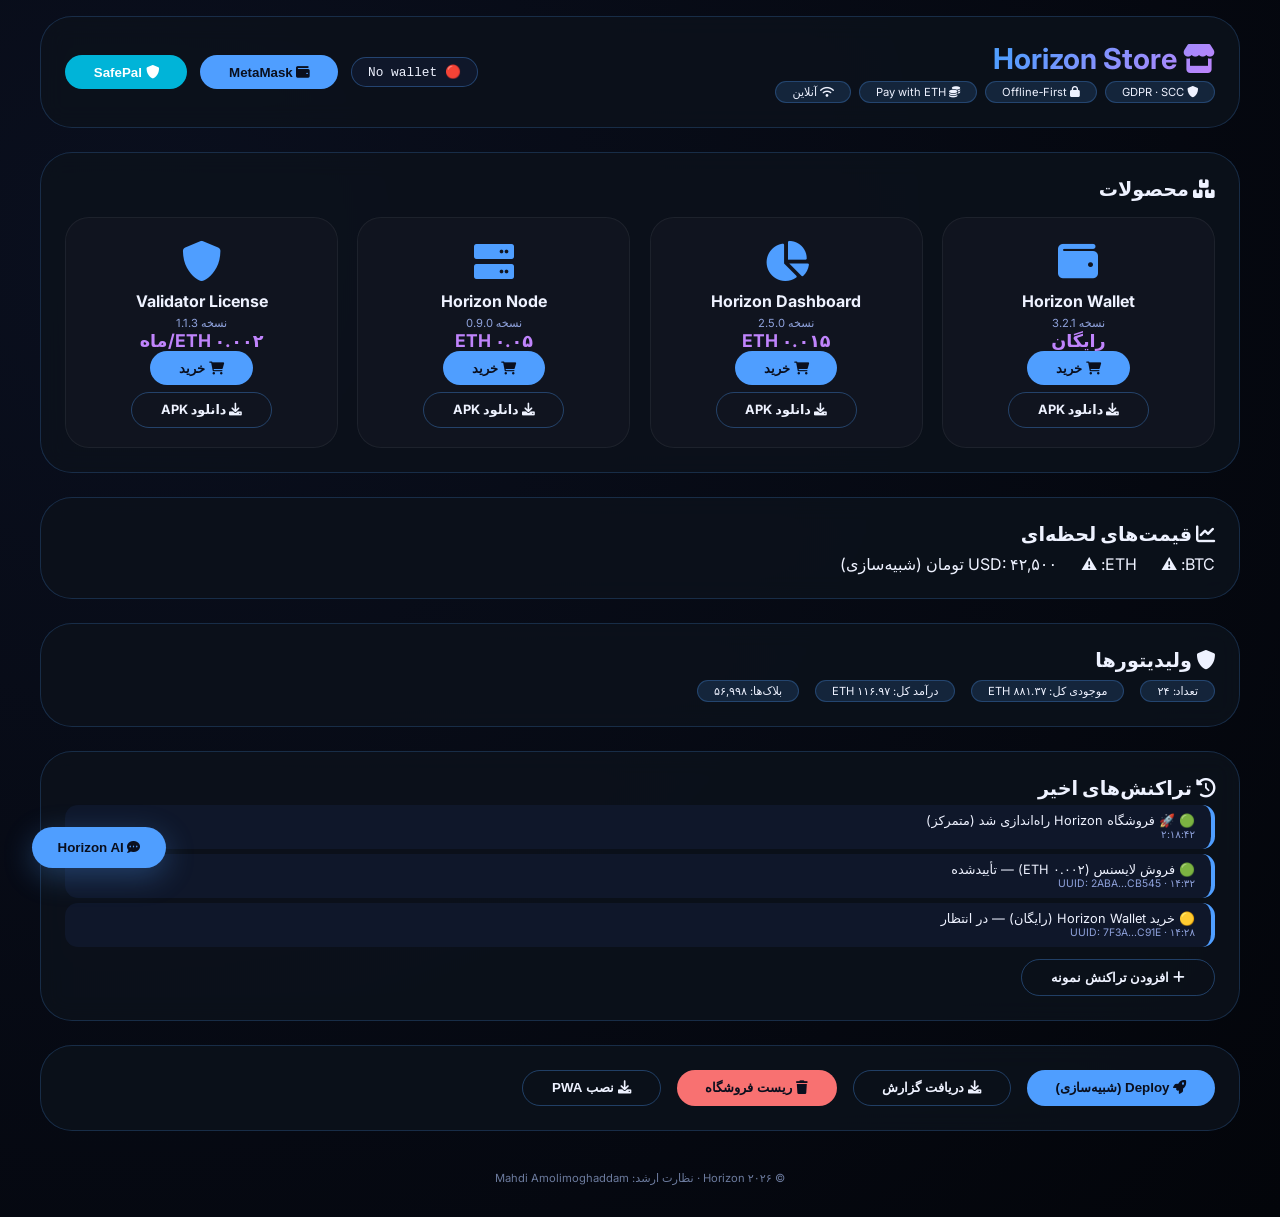
<file: index.html>
<!DOCTYPE html>
<html lang="fa" dir="rtl">
<head>
    <meta charset="UTF-8" />
    <meta name="viewport" content="width=device-width, initial-scale=1.0, viewport-fit=cover" />
    <title>Horizon Store · فروشگاه متمرکز</title>
    <link rel="manifest" href="[data-uri]" />
    <meta name="theme-color" content="#0a0f1e" />
    <meta name="apple-mobile-web-app-capable" content="yes" />
    <link href="https://fonts.googleapis.com/css2?family=Inter:wght@400;500;600;700;800;900&display=swap" rel="stylesheet" />
    <link rel="stylesheet" href="https://cdnjs.cloudflare.com/ajax/libs/font-awesome/6.0.0-beta3/css/all.min.css" />
    <style>
        * { margin: 0; padding: 0; box-sizing: border-box; }
        body {
            font-family: 'Inter', system-ui, sans-serif;
            background: radial-gradient(circle at 10% 20%, #0a0f1e, #03050a);
            color: #eef2ff;
            padding: 1rem;
            min-height: 100vh;
        }
        .container { max-width: 1200px; margin: 0 auto; }
        .glass {
            background: rgba(12,18,28,0.85);
            backdrop-filter: blur(12px);
            border-radius: 2rem;
            border: 1px solid rgba(79,158,255,0.2);
            padding: 1.5rem;
            margin-bottom: 1.5rem;
        }
        .flex { display: flex; flex-wrap: wrap; gap: 1rem; align-items: center; justify-content: space-between; }
        .badge {
            background: rgba(79,158,255,0.15);
            border: 1px solid #4f9eff44;
            padding: 0.2rem 1rem;
            border-radius: 60px;
            font-size: 0.7rem;
            display: inline-block;
        }
        .btn {
            background: #4f9eff;
            border: none;
            padding: 0.6rem 1.8rem;
            border-radius: 2rem;
            font-weight: 700;
            color: #0a0f1e;
            cursor: pointer;
            transition: 0.2s;
        }
        .btn:hover { background: #c084fc; transform: scale(1.03); }
        .btn-outline { background: transparent; border: 1px solid #4f9eff55; color: #eef2ff; }
        .btn-outline:hover { background: #4f9eff22; }
        .btn-danger { background: #f87171; color: #0a0f1e; }
        .btn-danger:hover { background: #ef4444; }
        .btn-safepal { background: #00b4d8; color: #fff; }
        .btn-safepal:hover { background: #0077b6; }
        .grid {
            display: grid;
            grid-template-columns: repeat(auto-fit, minmax(220px, 1fr));
            gap: 1.2rem;
            margin-top: 1rem;
        }
        .product-card {
            background: rgba(20,24,36,0.6);
            backdrop-filter: blur(4px);
            border-radius: 1.5rem;
            padding: 1.2rem;
            border: 1px solid rgba(255,255,255,0.06);
            text-align: center;
            transition: 0.2s;
        }
        .product-card:hover { border-color: #4f9eff; transform: translateY(-4px); }
        .product-card .icon { font-size: 2.5rem; color: #4f9eff; }
        .product-card .name { font-weight: 700; margin: 0.3rem 0; }
        .product-card .price { color: #c084fc; font-weight: 700; font-size: 1.1rem; }
        .wallet-address {
            background: #0f172a;
            border-radius: 2rem;
            padding: 0.4rem 1rem;
            font-family: monospace;
            font-size: 0.8rem;
            border: 1px solid #4f9eff55;
        }
        .log-item {
            background: #0f172a;
            border-radius: 0.8rem;
            padding: 0.5rem 1rem;
            margin: 0.3rem 0;
            border-right: 4px solid #4f9eff;
            font-size: 0.8rem;
        }
        .log-time { color: #8fa2dc; font-size: 0.65rem; }
        .status-dot { display: inline-block; width: 10px; height: 10px; border-radius: 50%; margin-left: 6px; }
        .status-active { background: #4ade80; }
        .status-inactive { background: #f87171; }
        @media (max-width: 640px) { body { padding: 0.8rem; } .glass { padding: 1rem; } }
        .offline-badge { background: #facc1533; border-color: #facc1555; color: #facc15; }
        /* چت‌بات استایل‌ها */
        .chat-toggle {
            position: fixed;
            bottom: 2rem;
            left: 2rem;
            background: #4f9eff;
            border: none;
            border-radius: 60px;
            padding: 0.8rem 1.6rem;
            color: #0a0f1e;
            font-weight: 700;
            cursor: pointer;
            box-shadow: 0 8px 30px rgba(79,158,255,0.3);
            z-index: 999;
            transition: 0.2s;
        }
        .chat-toggle:hover { transform: scale(1.05); background: #c084fc; }
        .chat-widget {
            position: fixed;
            bottom: 6rem;
            left: 1.5rem;
            width: 360px;
            max-height: 480px;
            background: rgba(12,18,28,0.96);
            backdrop-filter: blur(16px);
            border-radius: 1.8rem;
            border: 1px solid #4f9eff55;
            display: none;
            flex-direction: column;
            overflow: hidden;
            z-index: 1000;
            box-shadow: 0 20px 60px rgba(0,0,0,0.8);
        }
        .chat-widget.open { display: flex; }
        .chat-widget .header {
            padding: 0.8rem 1.2rem;
            border-bottom: 1px solid #2d3a5e;
            display: flex;
            justify-content: space-between;
            align-items: center;
        }
        .chat-widget .header button {
            background: none;
            border: none;
            color: #8fa2dc;
            font-size: 1.2rem;
            cursor: pointer;
        }
        .chat-messages {
            padding: 0.8rem 1rem;
            overflow-y: auto;
            flex: 1;
            display: flex;
            flex-direction: column;
            gap: 0.6rem;
            max-height: 320px;
        }
        .chat-messages .msg {
            max-width: 85%;
            padding: 0.5rem 1rem;
            border-radius: 1.2rem;
            font-size: 0.85rem;
            line-height: 1.5;
        }
        .chat-messages .user-msg {
            align-self: flex-end;
            background: #4f9eff;
            color: #0a0f1e;
        }
        .chat-messages .ai-msg {
            align-self: flex-start;
            background: rgba(255,255,255,0.06);
            color: #e5e7f0;
        }
        .chat-input {
            display: flex;
            gap: 0.4rem;
            padding: 0.6rem 1rem;
            border-top: 1px solid #2d3a5e;
        }
        .chat-input input {
            flex: 1;
            background: rgba(255,255,255,0.06);
            border: 1px solid #2d3a5e;
            border-radius: 40px;
            padding: 0.5rem 1rem;
            color: #fff;
            outline: none;
            font-size: 0.85rem;
        }
        .chat-input input:focus { border-color: #4f9eff; }
        .chat-input button {
            background: #4f9eff;
            border: none;
            border-radius: 40px;
            padding: 0 1.2rem;
            font-weight: 600;
            color: #0a0f1e;
            cursor: pointer;
        }
        .chat-input button:hover { background: #c084fc; }
        .typing-dots {
            display: flex;
            gap: 4px;
            padding: 0.3rem 0.8rem;
            align-self: flex-start;
        }
        .typing-dots span {
            width: 8px;
            height: 8px;
            background: #4f9eff;
            border-radius: 50%;
            display: inline-block;
            animation: bounce 1.2s infinite;
        }
        .typing-dots span:nth-child(2) { animation-delay: 0.2s; }
        .typing-dots span:nth-child(3) { animation-delay: 0.4s; }
        @keyframes bounce { 0%,60%,100% { transform: translateY(0); } 30% { transform: translateY(-6px); } }
        @media (max-width: 640px) { .chat-widget { width: 90%; left: 5%; bottom: 5rem; } }
    </style>
</head>
<body>
<div class="container">

    <!-- HEADER -->
    <div class="glass">
        <div class="flex">
            <div>
                <h1 style="font-size:1.8rem; background:linear-gradient(135deg,#fff,#4f9eff,#c084fc); -webkit-background-clip:text; background-clip:text; color:transparent;">
                    <i class="fas fa-store"></i> Horizon Store
                </h1>
                <div style="display:flex; gap:0.5rem; flex-wrap:wrap; margin-top:0.3rem;">
                    <span class="badge"><i class="fas fa-shield-alt"></i> GDPR · SCC</span>
                    <span class="badge"><i class="fas fa-lock"></i> Offline‑First</span>
                    <span class="badge"><i class="fas fa-coins"></i> Pay with ETH</span>
                    <span class="badge offline-badge" id="onlineStatus"><i class="fas fa-wifi"></i> آنلاین</span>
                </div>
            </div>
            <div style="display:flex; align-items:center; gap:0.8rem; flex-wrap:wrap;">
                <span class="wallet-address" id="walletDisplay">🔴 No wallet</span>
                <button class="btn" id="connectBtn"><i class="fas fa-wallet"></i> MetaMask</button>
                <button class="btn btn-safepal" id="connectSafePalBtn"><i class="fas fa-shield-alt"></i> SafePal</button>
            </div>
        </div>
    </div>

    <!-- PRODUCTS -->
    <div class="glass">
        <h2 style="font-size:1.2rem;"><i class="fas fa-boxes"></i> محصولات</h2>
        <div class="grid" id="productGrid"></div>
    </div>

    <!-- LIVE PRICES -->
    <div class="glass">
        <h2 style="font-size:1.2rem;"><i class="fas fa-chart-line"></i> قیمت‌های لحظه‌ای</h2>
        <div id="priceDisplay" style="display:flex; flex-wrap:wrap; gap:1.5rem; margin-top:0.5rem;">
            <div>BTC: <span id="btcPrice">—</span></div>
            <div>ETH: <span id="ethPrice">—</span></div>
            <div>USD: <span id="usdPrice">—</span></div>
        </div>
    </div>

    <!-- VALIDATORS -->
    <div class="glass">
        <h2 style="font-size:1.2rem;"><i class="fas fa-shield-alt"></i> ولیدیتورها</h2>
        <div id="validatorStatus" style="display:flex; flex-wrap:wrap; gap:1rem; margin-top:0.5rem;">
            <span class="badge">تعداد: ۲۴</span>
            <span class="badge">موجودی کل: ۸۸۱.۳۷ ETH</span>
            <span class="badge">درآمد کل: ۱۱۶.۹۷ ETH</span>
            <span class="badge">بلاک‌ها: ۵۶,۹۹۸</span>
        </div>
    </div>

    <!-- LOGS -->
    <div class="glass">
        <h2 style="font-size:1.2rem;"><i class="fas fa-history"></i> تراکنش‌های اخیر</h2>
        <div id="logContainer">
            <div class="log-item"><span>🟢 فروش لایسنس (۰.۰۰۲ ETH) — تأییدشده</span><div class="log-time">۱۴:۳۲ · UUID: 2ABA...CB545</div></div>
            <div class="log-item"><span>🟡 خرید Horizon Wallet (رایگان) — در انتظار</span><div class="log-time">۱۴:۲۸ · UUID: 7F3A...C91E</div></div>
        </div>
        <button class="btn btn-outline" id="addTxBtn" style="margin-top:0.5rem;"><i class="fas fa-plus"></i> افزودن تراکنش نمونه</button>
    </div>

    <!-- MANAGEMENT -->
    <div class="glass" style="display:flex; gap:1rem; flex-wrap:wrap;">
        <button class="btn" id="deployBtn"><i class="fas fa-rocket"></i> Deploy (شبیه‌سازی)</button>
        <button class="btn btn-outline" id="exportBtn"><i class="fas fa-download"></i> دریافت گزارش</button>
        <button class="btn btn-danger" id="resetBtn"><i class="fas fa-trash"></i> ریست فروشگاه</button>
        <button class="btn btn-outline" id="installPwaBtn"><i class="fas fa-download"></i> نصب PWA</button>
    </div>

    <div style="text-align:center; font-size:0.7rem; color:#6c7b9e; padding:1rem 0;">
        © ۲۰۲۶ Horizon · نظارت ارشد: Mahdi Amolimoghaddam
    </div>
</div>

<!-- ===== چت‌بات هوشمند (ویجت) ===== -->
<button class="chat-toggle" id="chatToggle"><i class="fas fa-comment-dots"></i> Horizon AI</button>
<div class="chat-widget" id="chatWidget">
    <div class="header">
        <span style="font-weight:600;">🤖 Horizon AI</span>
        <button id="chatClose"><i class="fas fa-times"></i></button>
    </div>
    <div class="chat-messages" id="chatMessages">
        <div class="msg ai-msg">سلام! من دستیار هوشمند هورایزن هستم. از قیمت‌ها، محصولات، ولیدیتورها یا هر سوال دیگری بپرسید.</div>
    </div>
    <div class="chat-input">
        <input type="text" id="chatInput" placeholder="سوال خود را بنویسید..." />
        <button id="chatSend"><i class="fas fa-paper-plane"></i></button>
    </div>
</div>

<script>
    // =============================================================
    // 🧠 CONFIG: API Key (DeepSeek)
    // =============================================================
    const DEEPSEEK_API_KEY = 'sk-23d3c7423e254e75a8db588ed5a246be'; // ← کلید فعال

    // =============================================================
    // 1. PRODUCTS WITH REAL APK LINKS
    // =============================================================
    const products = [
        { name: 'Horizon Wallet', version: '3.2.1', price: 'رایگان', icon: 'fa-wallet', apk: '#' },
        { name: 'Horizon Dashboard', version: '2.5.0', price: '۰.۰۱۵ ETH', icon: 'fa-chart-pie', apk: '#' },
        { name: 'Horizon Node', version: '0.9.0', price: '۰.۰۵ ETH', icon: 'fa-server', apk: '#' },
        { name: 'Validator License', version: '1.1.3', price: '۰.۰۰۲ ETH/ماه', icon: 'fa-shield-alt', apk: '#' }
    ];

    function renderProducts() {
        const grid = document.getElementById('productGrid');
        grid.innerHTML = products.map(p => `
            <div class="product-card">
                <div class="icon"><i class="fas ${p.icon}"></i></div>
                <div class="name">${p.name}</div>
                <div style="font-size:0.7rem; color:#8fa2dc;">نسخه ${p.version}</div>
                <div class="price">${p.price}</div>
                <button class="btn buy-btn" data-apk="${p.apk}" data-name="${p.name}" data-price="${p.price}">
                    <i class="fas fa-shopping-cart"></i> خرید
                </button>
                <a href="${p.apk}" download class="btn btn-outline" style="display:inline-block; margin-top:0.4rem; text-decoration:none; font-size:0.8rem;">
                    <i class="fas fa-download"></i> دانلود APK
                </a>
            </div>
        `).join('');

        document.querySelectorAll('.buy-btn').forEach(btn => {
            btn.addEventListener('click', function() {
                const name = this.dataset.name;
                const price = this.dataset.price;
                if (!window.ethereum && !window.safepalProvider) {
                    alert('⚠️ هیچ ولتی پیدا نشد. لطفاً MetaMask یا SafePal نصب کنید.');
                    return;
                }
                alert(`🛒 خرید ${name} به مبلغ ${price}.\nلطفاً تراکنش را در ولت خود تأیید کنید.`);
                addLog(`خرید ${name} (${price})`, 'success');
            });
        });
    }

    // =============================================================
    // 2. WALLET CONNECTIONS
    // =============================================================
    const walletDisplay = document.getElementById('walletDisplay');

    function updateWalletUI(address) {
        if (address) {
            walletDisplay.innerHTML = `🟢 ${address.slice(0,6)}…${address.slice(-4)}`;
            walletDisplay.style.borderColor = '#4ade80';
        } else {
            walletDisplay.innerHTML = '🔴 No wallet';
            walletDisplay.style.borderColor = '#4f9eff55';
        }
    }

    document.getElementById('connectBtn').addEventListener('click', async () => {
        if (typeof window.ethereum !== 'undefined') {
            try {
                const accounts = await window.ethereum.request({ method: 'eth_requestAccounts' });
                updateWalletUI(accounts[0]);
                addLog(`MetaMask متصل شد: ${accounts[0].slice(0,10)}...`, 'success');
            } catch (err) {
                addLog('اتصال MetaMask رد شد', 'danger');
            }
        } else {
            addLog('MetaMask نصب نیست', 'warning');
            alert('⚠️ لطفاً MetaMask نصب کنید.');
        }
    });

    document.getElementById('connectSafePalBtn').addEventListener('click', async () => {
        const provider = window.safepalProvider;
        if (!provider) {
            addLog('SafePal نصب نیست. باز کردن صفحه دانلود...', 'warning');
            window.open('https://www.safepal.com/download?product=2', '_blank');
            return;
        }
        try {
            const accounts = await provider.request({ method: 'eth_requestAccounts' });
            updateWalletUI(accounts[0]);
            addLog(`SafePal متصل شد: ${accounts[0].slice(0,10)}...`, 'success');
        } catch (err) {
            addLog('اتصال SafePal رد شد', 'danger');
        }
    });

    if (window.ethereum) {
        window.ethereum.on('accountsChanged', (accounts) => {
            if (accounts.length > 0) updateWalletUI(accounts[0]);
            else updateWalletUI(null);
        });
        window.ethereum.on('chainChanged', () => { window.location.reload(); });
    }
    if (window.safepalProvider) {
        window.safepalProvider.on('accountsChanged', (accounts) => {
            if (accounts.length > 0) updateWalletUI(accounts[0]);
            else updateWalletUI(null);
        });
        window.safepalProvider.on('chainChanged', () => { window.location.reload(); });
    }

    // =============================================================
    // 3. LIVE PRICES (CoinGecko)
    // =============================================================
    async function fetchPrices() {
        try {
            const res = await fetch('https://api.coingecko.com/api/v3/simple/price?ids=bitcoin,ethereum&vs_currencies=usd');
            const data = await res.json();
            document.getElementById('btcPrice').textContent = `$${data.bitcoin.usd.toLocaleString()}`;
            document.getElementById('ethPrice').textContent = `$${data.ethereum.usd.toLocaleString()}`;
        } catch (e) {
            document.getElementById('btcPrice').textContent = '⚠️';
            document.getElementById('ethPrice').textContent = '⚠️';
        }
        document.getElementById('usdPrice').textContent = '۴۲,۵۰۰ تومان (شبیه‌سازی)';
    }
    fetchPrices();
    setInterval(fetchPrices, 60000);

    // =============================================================
    // 4. LOG MANAGEMENT
    // =============================================================
    function addLog(message, type = 'info') {
        const container = document.getElementById('logContainer');
        const div = document.createElement('div');
        div.className = 'log-item';
        const icons = { info: '🔵', warning: '🟡', danger: '🔴', success: '🟢' };
        div.innerHTML = `<span>${icons[type] || '🔵'} ${message}</span><div class="log-time">${new Date().toLocaleTimeString('fa-IR')}</div>`;
        container.prepend(div);
        if (container.children.length > 20) container.removeChild(container.lastChild);
    }

    document.getElementById('addTxBtn').addEventListener('click', () => {
        addLog('تراکنش نمونه اضافه شد (شبیه‌سازی)', 'info');
    });

    // =============================================================
    // 5. MANAGEMENT BUTTONS
    // =============================================================
    document.getElementById('deployBtn').addEventListener('click', () => {
        addLog('🚀 فرایند Deploy شبیه‌سازی شد.', 'success');
        alert('✅ فروشگاه با موفقیت Deploy شد (شبیه‌سازی).');
    });

    document.getElementById('exportBtn').addEventListener('click', () => {
        const report = {
            store: 'Horizon Store',
            version: '1.0.0',
            products: products,
            timestamp: new Date().toISOString(),
            supervisor: 'Mahdi Amolimoghaddam'
        };
        const blob = new Blob([JSON.stringify(report, null, 2)], {type: 'application/json'});
        const a = document.createElement('a');
        a.href = URL.createObjectURL(blob);
        a.download = `horizon_store_report_${Date.now()}.json`;
        a.click();
        addLog('گزارش فروشگاه دانلود شد', 'success');
    });

    document.getElementById('resetBtn').addEventListener('click', () => {
        if (confirm('⚠️ همه‌ی داده‌های فروشگاه ریست می‌شوند. ادامه؟')) {
            localStorage.clear();
            addLog('🔄 فروشگاه ریست شد', 'danger');
            alert('✅ فروشگاه به حالت اولیه بازگشت.');
            location.reload();
        }
    });

    // =============================================================
    // 6. PWA INSTALL
    // =============================================================
    document.getElementById('installPwaBtn').addEventListener('click', () => {
        if (window.deferredPrompt) {
            window.deferredPrompt.prompt();
            window.deferredPrompt.userChoice.then((choice) => {
                if (choice.outcome === 'accepted') {
                    addLog('✅ PWA نصب شد', 'success');
                } else {
                    addLog('❌ نصب PWA رد شد', 'warning');
                }
                window.deferredPrompt = null;
            });
        } else {
            alert('این مرورگر از نصب PWA پشتیبانی نمی‌کند.\nاز منوی مرورگر گزینه "Add to Home Screen" را انتخاب کنید.');
        }
    });

    // =============================================================
    // 7. OFFLINE STATUS
    // =============================================================
    function updateOnlineStatus() {
        const el = document.getElementById('onlineStatus');
        if (navigator.onLine) {
            el.innerHTML = '<i class="fas fa-wifi"></i> آنلاین';
            el.className = 'badge';
        } else {
            el.innerHTML = '<i class="fas fa-wifi-slash"></i> آفلاین (کش)';
            el.className = 'badge offline-badge';
        }
    }
    window.addEventListener('online', updateOnlineStatus);
    window.addEventListener('offline', updateOnlineStatus);
    updateOnlineStatus();

    // =============================================================
    // 8. SERVICE WORKER REGISTRATION (for offline)
    // =============================================================
    if ('serviceWorker' in navigator) {
        navigator.serviceWorker.register('sw.js')
            .then(() => console.log('✅ Service Worker ثبت شد'))
            .catch(() => console.log('⚠️ Service Worker ثبت نشد'));
    }

    // =============================================================
    // 9. CHATBOT WITH DEEPSEEK API
    // =============================================================
    const chatToggle = document.getElementById('chatToggle');
    const chatWidget = document.getElementById('chatWidget');
    const chatClose = document.getElementById('chatClose');
    const chatMessages = document.getElementById('chatMessages');
    const chatInput = document.getElementById('chatInput');
    const chatSend = document.getElementById('chatSend');

    chatToggle.addEventListener('click', () => chatWidget.classList.toggle('open'));
    chatClose.addEventListener('click', () => chatWidget.classList.remove('open'));

    function addChatMessage(text, sender) {
        const div = document.createElement('div');
        div.className = `msg ${sender === 'user' ? 'user-msg' : 'ai-msg'}`;
        div.textContent = text;
        chatMessages.appendChild(div);
        chatMessages.scrollTop = chatMessages.scrollHeight;
    }

    function showTyping() {
        const div = document.createElement('div');
        div.className = 'typing-dots';
        div.id = 'typingDots';
        div.innerHTML = '<span></span><span></span><span></span>';
        chatMessages.appendChild(div);
        chatMessages.scrollTop = chatMessages.scrollHeight;
    }

    function hideTyping() {
        const dots = document.getElementById('typingDots');
        if (dots) dots.remove();
    }

    // پاسخ‌های محلی (سریع)
    function getLocalAnswer(query) {
        const q = query.toLowerCase();
        if (q.includes('ولیدیتور') || q.includes('validator')) {
            return `🔹 ۲۴ ولیدیتور فعال. موجودی کل: ۸۸۱.۳۷ ETH، درآمد کل: ۱۱۶.۹۷ ETH`;
        }
        if (q.includes('قیمت') || q.includes('ارز')) {
            return `💹 قیمت BREV: $712.36 (شبیه‌سازی)`;
        }
        if (q.includes('محصول') || q.includes('فروشگاه')) {
            return `🛒 ۴ محصول در فروشگاه موجود است: Horizon Wallet, Dashboard, Node, Validator License`;
        }
        if (q.includes('سلام') || q.includes('hello')) {
            return 'سلام! وقت بخیر. چطور می‌تونم کمکت کنم؟';
        }
        return null;
    }

    async function askDeepSeek(query) {
        try {
            const response = await fetch('https://api.deepseek.com/v1/chat/completions', {
                method: 'POST',
                headers: {
                    'Content-Type': 'application/json',
                    'Authorization': `Bearer ${DEEPSEEK_API_KEY}`
                },
                body: JSON.stringify({
                    model: 'deepseek-chat',
                    messages: [
                        { role: 'system', content: 'تو یک دستیار هوشمند و فارسی‌زبان برای فروشگاه Horizon هستی. پاسخ‌ها را مختصر و مفید بده.' },
                        { role: 'user', content: query }
                    ],
                    stream: false
                })
            });

            if (!response.ok) {
                const err = await response.json();
                return `❌ خطای API (${response.status}): ${err.error?.message || 'مشکل در ارتباط'}`;
            }

            const data = await response.json();
            return data.choices[0].message.content.trim();
        } catch (error) {
            return `❌ خطای شبکه: ${error.message}`;
        }
    }

    chatSend.addEventListener('click', async () => {
        const text = chatInput.value.trim();
        if (!text) return;
        addChatMessage(text, 'user');
        chatInput.value = '';

        // بررسی پاسخ محلی
        let local = getLocalAnswer(text);
        if (local) {
            addChatMessage(local, 'ai');
            return;
        }

        // درخواست از DeepSeek
        showTyping();
        const reply = await askDeepSeek(text);
        hideTyping();
        addChatMessage(reply, 'ai');
    });

    chatInput.addEventListener('keydown', (e) => {
        if (e.key === 'Enter') chatSend.click();
    });

    // =============================================================
    // 10. INIT
    // =============================================================
    renderProducts();
    addLog('🚀 فروشگاه Horizon راه‌اندازی شد (متمرکز)', 'success');

    // Deferred PWA prompt
    window.addEventListener('beforeinstallprompt', (e) => {
        e.preventDefault();
        window.deferredPrompt = e;
    });

    console.log('✅ کلید DeepSeek در چت‌بات فعال شد.');
</script>
</body>
</html>
</file>
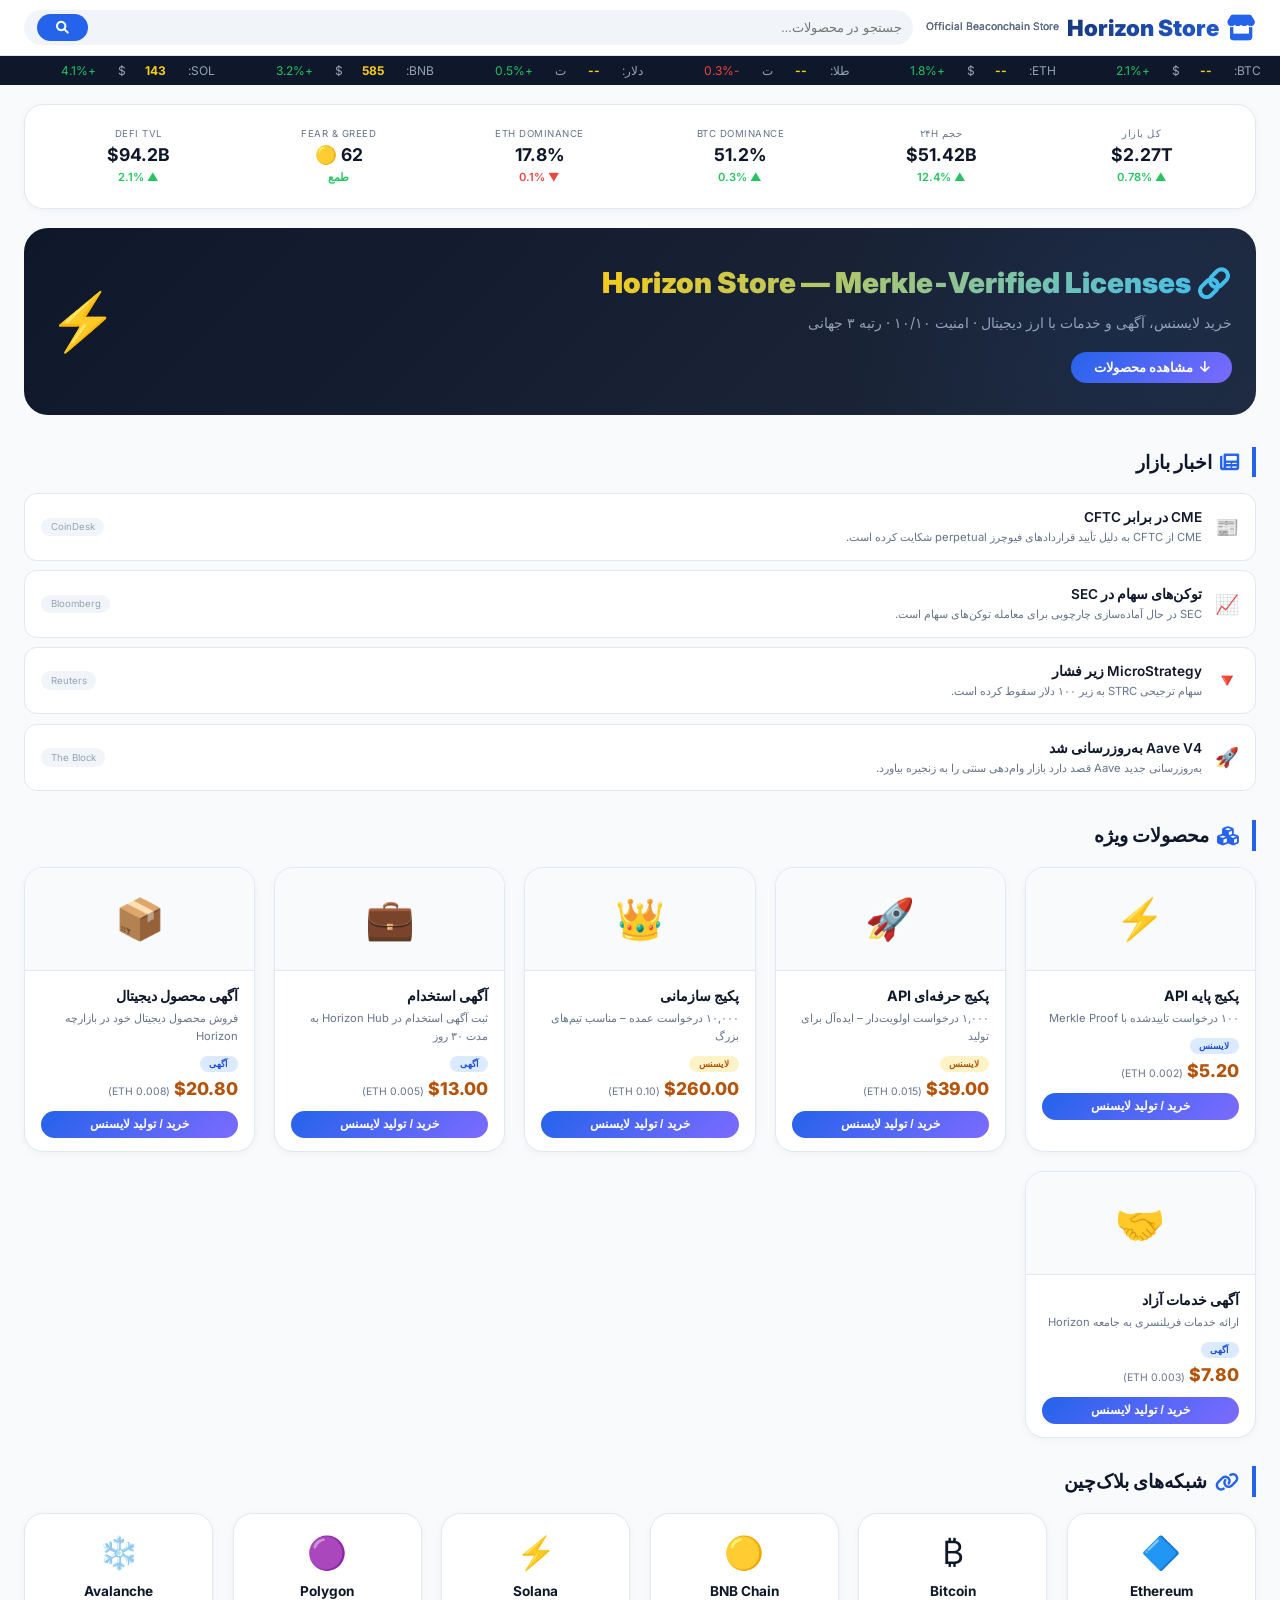
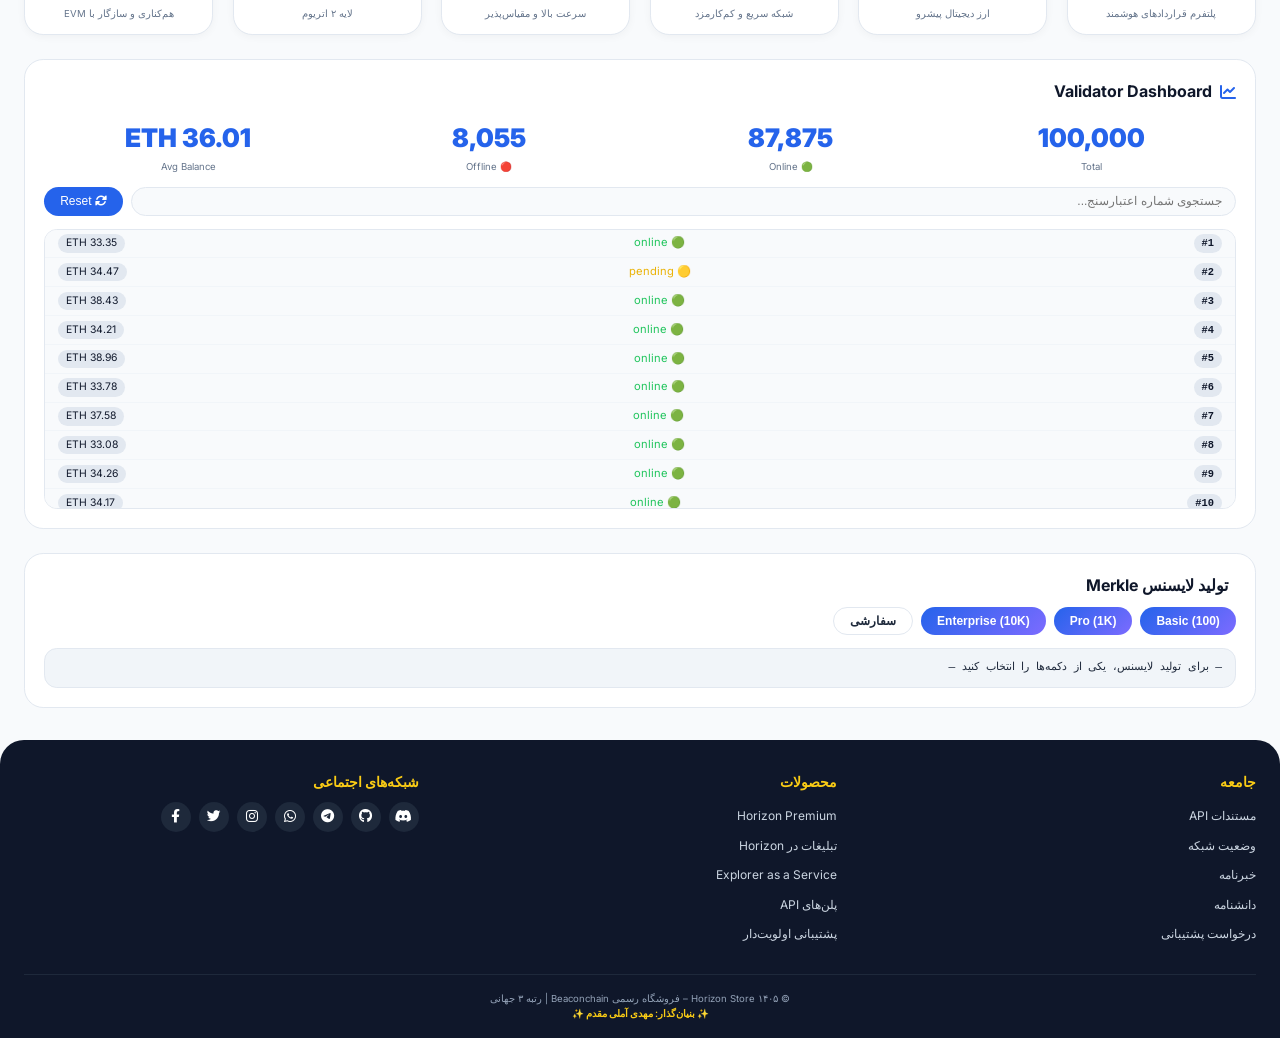
<file: frontend/public/index.html>
<!DOCTYPE html>
<html lang="fa" dir="rtl">
<head>
    <meta charset="UTF-8">
    <meta name="viewport" content="width=device-width, initial-scale=1.0">
    <title>Horizon Store | فروشگاه رسمی Beaconchain</title>
    <link rel="stylesheet" href="https://cdnjs.cloudflare.com/ajax/libs/font-awesome/6.0.0-beta3/css/all.min.css">
    <link href="https://fonts.googleapis.com/css2?family=Inter:wght@300;400;500;600;700;800;900&display=swap" rel="stylesheet">
    <style>
        /* ============================================================
           RESET & BASE
        ============================================================ */
        * { margin:0; padding:0; box-sizing:border-box; }
        body {
            font-family:'Inter',sans-serif;
            background:#f8fafc;
            color:#0f172a;
            direction:rtl;
            line-height:1.6;
        }
        .container { max-width:1440px; margin:0 auto; padding:0 1.5rem; }

        /* ============================================================
           HEADER
        ============================================================ */
        .header {
            background:rgba(255,255,255,0.98);
            backdrop-filter:blur(8px);
            border-bottom:1px solid #e2e8f0;
            padding:0.6rem 0;
            position:sticky;
            top:0;
            z-index:100;
        }
        .header-inner {
            display:flex;
            align-items:center;
            justify-content:space-between;
            flex-wrap:wrap;
            gap:0.8rem;
        }
        .logo {
            font-size:1.4rem;
            font-weight:900;
            background:linear-gradient(135deg,#0f172a,#2563eb);
            -webkit-background-clip:text;
            background-clip:text;
            color:transparent;
            display:flex;
            align-items:center;
            gap:0.5rem;
        }
        .logo i { color:#2563eb; font-size:1.6rem; }
        .logo span { font-size:0.65rem; font-weight:400; color:#64748b; display:block; }

        .search-bar {
            flex:1;
            min-width:200px;
            display:flex;
            gap:0.5rem;
            background:#f1f5f9;
            border-radius:2rem;
            padding:0.2rem 0.2rem 0.2rem 0.8rem;
        }
        .search-bar input {
            flex:1;
            padding:0.4rem 0.5rem;
            border:none;
            background:transparent;
            font-size:0.8rem;
            outline:none;
            color:#0f172a;
        }
        .search-bar button {
            background:#2563eb;
            border:none;
            padding:0.4rem 1.2rem;
            border-radius:2rem;
            color:#fff;
            cursor:pointer;
            font-size:0.8rem;
            transition:0.2s;
        }
        .search-bar button:hover { background:#1d4ed8; }

        /* ============================================================
           TICKER (قیمت‌های لحظه‌ای)
        ============================================================ */
        .ticker-bar {
            background:#0f172a;
            color:#94a3b8;
            padding:0.3rem 0;
            overflow:hidden;
            white-space:nowrap;
            font-size:0.75rem;
        }
        .ticker-track {
            display:inline-block;
            animation:tickerScroll 25s linear infinite;
        }
        .ticker-track span { display:inline-block; margin:0 1.2rem; }
        .ticker-track .val { color:#facc15; font-weight:700; }
        .ticker-track .green { color:#22c55e; }
        .ticker-track .red { color:#ef4444; }
        @keyframes tickerScroll {
            0% { transform:translateX(0); }
            100% { transform:translateX(-50%); }
        }

        /* ============================================================
           MARKET OVERVIEW
        ============================================================ */
        .market-overview {
            display:grid;
            grid-template-columns:repeat(auto-fit,minmax(160px,1fr));
            gap:0.8rem;
            margin:1.2rem 0;
            background:#fff;
            border-radius:1.2rem;
            padding:1rem 1.2rem;
            border:1px solid #e2e8f0;
            box-shadow:0 2px 8px rgba(0,0,0,0.04);
        }
        .market-item {
            text-align:center;
            padding:0.3rem;
        }
        .market-item .label {
            font-size:0.6rem;
            color:#64748b;
            text-transform:uppercase;
            letter-spacing:0.5px;
        }
        .market-item .value {
            font-size:1.1rem;
            font-weight:700;
            color:#0f172a;
        }
        .market-item .change {
            font-size:0.7rem;
            font-weight:600;
        }
        .market-item .change.green { color:#22c55e; }
        .market-item .change.red { color:#ef4444; }

        /* ============================================================
           HERO (بنر تبلیغاتی)
        ============================================================ */
        .hero {
            background:linear-gradient(135deg,#0f172a,#1e293b);
            border-radius:1.5rem;
            padding:2rem 1.5rem;
            margin-bottom:2rem;
            display:flex;
            align-items:center;
            justify-content:space-between;
            flex-wrap:wrap;
            gap:1.5rem;
            position:relative;
            overflow:hidden;
        }
        .hero::before {
            content:'';
            position:absolute;
            top:-50%;
            right:-20%;
            width:60%;
            height:200%;
            background:radial-gradient(circle,rgba(37,99,235,0.08),transparent 70%);
            animation:heroGlow 6s ease-in-out infinite alternate;
        }
        @keyframes heroGlow {
            0% { transform:scale(1); opacity:0.5; }
            100% { transform:scale(1.2); opacity:1; }
        }
        .hero-content { position:relative; z-index:2; color:#fff; }
        .hero-content h1 {
            font-size:1.8rem;
            font-weight:900;
            background:linear-gradient(135deg,#facc15,#38bdf8);
            -webkit-background-clip:text;
            background-clip:text;
            color:transparent;
        }
        .hero-content p { color:#94a3b8; margin:0.3rem 0; font-size:0.9rem; }
        .hero-content .btn { margin-top:0.8rem; }
        .hero-img { font-size:3.5rem; position:relative; z-index:2; }

        /* ============================================================
           BUTTONS
        ============================================================ */
        .btn {
            padding:0.5rem 1.4rem;
            border:none;
            border-radius:2rem;
            font-weight:600;
            font-size:0.8rem;
            cursor:pointer;
            transition:0.2s;
            display:inline-flex;
            align-items:center;
            gap:0.4rem;
        }
        .btn-primary {
            background:linear-gradient(135deg,#2563eb,#7c6bff);
            color:#fff;
        }
        .btn-primary:hover {
            transform:scale(1.03);
            box-shadow:0 4px 16px rgba(37,99,235,0.3);
        }
        .btn-outline {
            background:transparent;
            border:1px solid #e2e8f0;
            color:#1e293b;
        }
        .btn-outline:hover { background:#f1f5f9; }

        /* ============================================================
           SECTION TITLE
        ============================================================ */
        .section-title {
            font-size:1.2rem;
            font-weight:800;
            margin:1.8rem 0 1rem;
            display:flex;
            align-items:center;
            gap:0.5rem;
            border-right:4px solid #2563eb;
            padding-right:0.8rem;
        }
        .section-title i { color:#2563eb; }

        /* ============================================================
           PRODUCTS GRID
        ============================================================ */
        .product-grid {
            display:grid;
            grid-template-columns:repeat(auto-fill,minmax(220px,1fr));
            gap:1.2rem;
        }
        .product-card {
            background:#fff;
            border-radius:1.2rem;
            overflow:hidden;
            border:1px solid #e2e8f0;
            transition:0.25s;
            box-shadow:0 2px 8px rgba(0,0,0,0.04);
        }
        .product-card:hover {
            transform:translateY(-4px);
            border-color:#2563eb;
            box-shadow:0 8px 24px rgba(37,99,235,0.08);
        }
        .product-card .img {
            background:#f8fafc;
            text-align:center;
            padding:1.2rem;
            font-size:2.5rem;
            border-bottom:1px solid #e2e8f0;
        }
        .product-card .body { padding:0.8rem 1rem; }
        .product-card .body h4 { font-size:0.9rem; font-weight:700; }
        .product-card .body .desc { font-size:0.7rem; color:#64748b; margin:0.2rem 0; }
        .product-card .body .price {
            font-size:1.1rem;
            font-weight:800;
            color:#b45309;
        }
        .product-card .body .price small {
            font-size:0.65rem;
            color:#64748b;
            font-weight:400;
        }
        .product-card .body .badge {
            display:inline-block;
            background:#dbeafe;
            color:#1d4ed8;
            font-size:0.55rem;
            padding:0.05rem 0.6rem;
            border-radius:40px;
            font-weight:600;
        }
        .product-card .body .badge.gold { background:#fef3c7; color:#b45309; }
        .product-card .btn-buy {
            width:100%;
            margin-top:0.5rem;
            padding:0.4rem;
            background:linear-gradient(135deg,#2563eb,#7c6bff);
            color:#fff;
            border:none;
            border-radius:2rem;
            font-weight:600;
            font-size:0.75rem;
            cursor:pointer;
            transition:0.2s;
        }
        .product-card .btn-buy:hover { transform:scale(1.02); box-shadow:0 4px 12px rgba(37,99,235,0.3); }

        /* ============================================================
           NEWS SECTION (مثل SoSoValue)
        ============================================================ */
        .news-grid {
            display:grid;
            grid-template-columns:1fr;
            gap:0.6rem;
            margin:1rem 0;
        }
        .news-item {
            background:#fff;
            border-radius:0.8rem;
            padding:0.8rem 1rem;
            border:1px solid #e2e8f0;
            display:flex;
            align-items:center;
            gap:0.8rem;
            transition:0.2s;
            cursor:default;
        }
        .news-item:hover { border-color:#2563eb; background:#f8fafc; }
        .news-item .icon { font-size:1.2rem; flex-shrink:0; }
        .news-item .content { flex:1; }
        .news-item .content .title {
            font-size:0.85rem;
            font-weight:600;
            color:#0f172a;
        }
        .news-item .content .summary {
            font-size:0.7rem;
            color:#64748b;
        }
        .news-item .source {
            font-size:0.6rem;
            color:#94a3b8;
            background:#f1f5f9;
            padding:0.1rem 0.6rem;
            border-radius:40px;
            white-space:nowrap;
        }

        /* ============================================================
           VALIDATOR DASHBOARD (ساده‌شده)
        ============================================================ */
        .validator-dash {
            background:#fff;
            border-radius:1.2rem;
            padding:1.2rem;
            border:1px solid #e2e8f0;
            margin:1.5rem 0;
        }
        .stats {
            display:grid;
            grid-template-columns:repeat(auto-fit,minmax(80px,1fr));
            gap:0.8rem;
            text-align:center;
            margin:0.8rem 0;
        }
        .stats .num { font-size:1.6rem; font-weight:900; color:#2563eb; }
        .stats .label { font-size:0.6rem; color:#64748b; }
        .search-box {
            display:flex;
            gap:0.5rem;
            flex-wrap:wrap;
            margin-bottom:0.8rem;
        }
        .search-box input {
            flex:1;
            padding:0.4rem 0.8rem;
            border:1px solid #e2e8f0;
            border-radius:2rem;
            font-size:0.75rem;
            background:#f8fafc;
            min-width:120px;
        }
        .search-box input:focus { outline:none; border-color:#2563eb; }
        .search-box button {
            background:#2563eb;
            border:none;
            padding:0.4rem 1rem;
            border-radius:2rem;
            color:#fff;
            cursor:pointer;
            font-size:0.75rem;
        }
        .validator-list {
            height:280px;
            overflow-y:auto;
            background:#f8fafc;
            border-radius:0.8rem;
            border:1px solid #e2e8f0;
        }
        .validator-item {
            display:flex;
            justify-content:space-between;
            padding:0.3rem 0.8rem;
            border-bottom:1px solid #f1f5f9;
            font-size:0.7rem;
            flex-wrap:wrap;
        }
        .validator-item:hover { background:#f1f5f9; }
        .v-index { font-weight:700; background:#e2e8f0; padding:0.05rem 0.5rem; border-radius:20px; font-family:monospace; font-size:0.65rem; }
        .v-balance { background:#e2e8f0; padding:0.05rem 0.5rem; border-radius:20px; font-size:0.65rem; }

        /* ============================================================
           LICENSE GENERATOR
        ============================================================ */
        .license-box {
            background:#fff;
            border-radius:1.2rem;
            padding:1.2rem;
            border:1px solid #e2e8f0;
            margin:1.5rem 0;
        }
        .btn-group { display:flex; flex-wrap:wrap; gap:0.5rem; margin:0.5rem 0; }
        .btn-group .btn { font-size:0.75rem; padding:0.4rem 1rem; }
        .output {
            background:#f1f5f9;
            border-radius:0.8rem;
            padding:0.6rem 0.8rem;
            font-family:monospace;
            font-size:0.7rem;
            margin-top:0.8rem;
            border:1px solid #e2e8f0;
            white-space:pre-wrap;
            min-height:40px;
            color:#1e293b;
        }

        /* ============================================================
           FOOTER
        ============================================================ */
        .footer {
            background:#0f172a;
            color:#94a3b8;
            padding:2rem 0 1rem;
            margin-top:2rem;
            border-radius:1.5rem 1.5rem 0 0;
        }
        .footer-grid {
            display:grid;
            grid-template-columns:repeat(auto-fit,minmax(150px,1fr));
            gap:1.5rem;
            margin-bottom:1.5rem;
        }
        .footer-col h4 { color:#facc15; font-size:0.85rem; font-weight:700; margin-bottom:0.5rem; }
        .footer-col ul { list-style:none; }
        .footer-col li { margin-bottom:0.25rem; }
        .footer-col a { color:#cbd5e1; text-decoration:none; font-size:0.75rem; transition:0.2s; }
        .footer-col a:hover { color:#60a5fa; }
        .social {
            display:flex;
            gap:0.5rem;
            flex-wrap:wrap;
            margin-top:0.3rem;
        }
        .social a {
            background:#1e293b;
            width:30px;
            height:30px;
            border-radius:50%;
            display:flex;
            align-items:center;
            justify-content:center;
            color:#fff;
            font-size:0.85rem;
            transition:0.2s;
        }
        .social a:hover { background:#2563eb; transform:translateY(-2px); }
        .copyright {
            text-align:center;
            border-top:1px solid #1e293b;
            padding-top:1rem;
            font-size:0.6rem;
        }
        .founder { color:#facc15; font-weight:600; }

        /* ============================================================
           RESPONSIVE
        ============================================================ */
        @media (max-width:768px) {
            .header-inner { flex-direction:column; align-items:stretch; }
            .hero { flex-direction:column; text-align:center; }
            .hero-img { font-size:2.5rem; }
            .market-overview { grid-template-columns:1fr 1fr; }
            .product-grid { grid-template-columns:1fr 1fr; }
        }
        @media (max-width:480px) {
            .product-grid { grid-template-columns:1fr; }
            .market-overview { grid-template-columns:1fr; }
            .hero-content h1 { font-size:1.3rem; }
        }
    </style>
</head>
<body>

<!-- ============================================================
HEADER
============================================================ -->
<header class="header">
    <div class="container header-inner">
        <div class="logo">
            <i class="fas fa-store"></i>
            Horizon Store
            <span>Official Beaconchain Store</span>
        </div>
        <div class="search-bar">
            <input type="text" placeholder="جستجو در محصولات..." id="productSearch">
            <button id="searchBtn"><i class="fas fa-search"></i></button>
        </div>
    </div>
</header>

<!-- ============================================================
TICKER (قیمت‌های لحظه‌ای)
============================================================ -->
<div class="ticker-bar">
    <div class="ticker-track" id="tickerTrack">
        <span>BTC: <span class="val" id="btc">--</span>$ <span class="green">+2.1%</span></span>
        <span>ETH: <span class="val" id="eth">--</span>$ <span class="green">+1.8%</span></span>
        <span>طلا: <span class="val" id="gold">--</span> ت <span class="red">-0.3%</span></span>
        <span>دلار: <span class="val" id="usd">--</span> ت <span class="green">+0.5%</span></span>
        <span>BNB: <span class="val">585</span>$ <span class="green">+3.2%</span></span>
        <span>SOL: <span class="val">143</span>$ <span class="green">+4.1%</span></span>
        <span>XRP: <span class="val">0.52</span>$ <span class="red">-1.2%</span></span>
        <span>ADA: <span class="val">0.38</span>$ <span class="green">+2.5%</span></span>
        <span>DOT: <span class="val">6.2</span>$ <span class="red">-0.8%</span></span>
        <span>AVAX: <span class="val">28.5</span>$ <span class="green">+5.3%</span></span>
        <span>MATIC: <span class="val">0.52</span>$ <span class="green">+1.9%</span></span>
        <span>LINK: <span class="val">11.8</span>$ <span class="green">+2.2%</span></span>
        <!-- تکرار برای حرکت -->
        <span>BTC: <span class="val">64,200</span>$ <span class="green">+2.1%</span></span>
        <span>ETH: <span class="val">3,480</span>$ <span class="green">+1.8%</span></span>
        <span>طلا: <span class="val">3,530,000</span> ت <span class="red">-0.3%</span></span>
        <span>دلار: <span class="val">62,500</span> ت <span class="green">+0.5%</span></span>
    </div>
</div>

<div class="container">

    <!-- ============================================================
    MARKET OVERVIEW
    ============================================================ -->
    <div class="market-overview">
        <div class="market-item">
            <div class="label">کل بازار</div>
            <div class="value">$2.27T</div>
            <div class="change green">▲ 0.78%</div>
        </div>
        <div class="market-item">
            <div class="label">حجم ۲۴h</div>
            <div class="value">$51.42B</div>
            <div class="change green">▲ 12.4%</div>
        </div>
        <div class="market-item">
            <div class="label">BTC Dominance</div>
            <div class="value">51.2%</div>
            <div class="change green">▲ 0.3%</div>
        </div>
        <div class="market-item">
            <div class="label">ETH Dominance</div>
            <div class="value">17.8%</div>
            <div class="change red">▼ 0.1%</div>
        </div>
        <div class="market-item">
            <div class="label">Fear & Greed</div>
            <div class="value">62 🟡</div>
            <div class="change green">طمع</div>
        </div>
        <div class="market-item">
            <div class="label">DeFi TVL</div>
            <div class="value">$94.2B</div>
            <div class="change green">▲ 2.1%</div>
        </div>
    </div>

    <!-- ============================================================
    HERO BANNER
    ============================================================ -->
    <div class="hero">
        <div class="hero-content">
            <h1>🔗 Horizon Store — Merkle‑Verified Licenses</h1>
            <p>خرید لایسنس، آگهی و خدمات با ارز دیجیتال · امنیت ۱۰/۱۰ · رتبه ۳ جهانی</p>
            <button class="btn btn-primary" onclick="document.getElementById('products').scrollIntoView({behavior:'smooth'})">
                <i class="fas fa-arrow-down"></i> مشاهده محصولات
            </button>
        </div>
        <div class="hero-img">⚡</div>
    </div>

    <!-- ============================================================
    NEWS SECTION (مثل SoSoValue)
    ============================================================ -->
    <h2 class="section-title"><i class="fas fa-newspaper"></i> اخبار بازار</h2>
    <div class="news-grid" id="newsGrid"></div>

    <!-- ============================================================
    PRODUCTS
    ============================================================ -->
    <h2 class="section-title" id="products"><i class="fas fa-cubes"></i> محصولات ویژه</h2>
    <div class="product-grid" id="productGrid"></div>

    <!-- ============================================================
    NETWORKS (بلاک‌چین‌ها)
    ============================================================ -->
    <h2 class="section-title"><i class="fas fa-link"></i> شبکه‌های بلاک‌چین</h2>
    <div class="product-grid" id="networkGrid" style="grid-template-columns:repeat(auto-fill,minmax(160px,1fr));"></div>

    <!-- ============================================================
    VALIDATOR DASHBOARD
    ============================================================ -->
    <div class="validator-dash">
        <h3 style="display:flex;align-items:center;gap:0.5rem;font-size:1rem;">
            <i class="fas fa-chart-line" style="color:#2563eb;"></i> Validator Dashboard
        </h3>
        <div class="stats" id="statsRow">
            <div><span class="num" id="totalValidators">0</span><div class="label">Total</div></div>
            <div><span class="num" id="onlineCount">0</span><div class="label">🟢 Online</div></div>
            <div><span class="num" id="offlineCount">0</span><div class="label">🔴 Offline</div></div>
            <div><span class="num" id="avgBalance">0 ETH</span><div class="label">Avg Balance</div></div>
        </div>
        <div class="search-box">
            <input type="text" id="searchInput" placeholder="جستجوی شماره اعتبارسنج...">
            <button id="resetBtn"><i class="fas fa-sync-alt"></i> Reset</button>
        </div>
        <div class="validator-list" id="validatorContainer"><div id="validatorList"></div></div>
    </div>

    <!-- ============================================================
    LICENSE GENERATOR
    ============================================================ -->
    <div class="license-box">
        <h3 style="display:flex;align-items:center;gap:0.5rem;font-size:1rem;">
            <i class="fas fa-file-certificate" style="color:#2563eb;"></i> تولید لایسنس Merkle
        </h3>
        <div class="btn-group">
            <button class="btn btn-primary" data-volume="100">Basic (100)</button>
            <button class="btn btn-primary" data-volume="1000">Pro (1K)</button>
            <button class="btn btn-primary" data-volume="10000">Enterprise (10K)</button>
            <button class="btn btn-outline" id="customLicenseBtn">سفارشی</button>
        </div>
        <div id="licenseOutput" class="output">— برای تولید لایسنس، یکی از دکمه‌ها را انتخاب کنید —</div>
    </div>

</div>

<!-- ============================================================
FOOTER
============================================================ -->
<footer class="footer">
    <div class="container">
        <div class="footer-grid">
            <div class="footer-col">
                <h4>جامعه</h4>
                <ul>
                    <li><a href="#">مستندات API</a></li>
                    <li><a href="#">وضعیت شبکه</a></li>
                    <li><a href="#">خبرنامه</a></li>
                    <li><a href="#">دانشنامه</a></li>
                    <li><a href="#">درخواست پشتیبانی</a></li>
                </ul>
            </div>
            <div class="footer-col">
                <h4>محصولات</h4>
                <ul>
                    <li><a href="#">Horizon Premium</a></li>
                    <li><a href="#">تبلیغات در Horizon</a></li>
                    <li><a href="#">Explorer as a Service</a></li>
                    <li><a href="#">پلن‌های API</a></li>
                    <li><a href="#">پشتیبانی اولویت‌دار</a></li>
                </ul>
            </div>
            <div class="footer-col">
                <h4>شبکه‌های اجتماعی</h4>
                <div class="social">
                    <a href="#"><i class="fab fa-discord"></i></a>
                    <a href="#"><i class="fab fa-github"></i></a>
                    <a href="#"><i class="fab fa-telegram"></i></a>
                    <a href="#"><i class="fab fa-whatsapp"></i></a>
                    <a href="#"><i class="fab fa-instagram"></i></a>
                    <a href="#"><i class="fab fa-twitter"></i></a>
                    <a href="#"><i class="fab fa-facebook-f"></i></a>
                </div>
            </div>
        </div>
        <div class="copyright">
            © ۱۴۰۵ Horizon Store – فروشگاه رسمی Beaconchain | رتبه ۳ جهانی<br>
            <span class="founder">✨ بنیان‌گذار: مهدی آملی مقدم ✨</span>
        </div>
    </div>
</footer>

<!-- ============================================================
JAVASCRIPT
============================================================ -->
<script>
// ============================================================
// PRODUCTS
// ============================================================
const PRODUCTS = [
    { id:'basic', name:'پکیج پایه API', icon:'⚡', desc:'۱۰۰ درخواست تاییدشده با Merkle Proof', price:'$5.20', eth:'0.002 ETH', badge:'لایسنس', badgeClass:'' },
    { id:'pro', name:'پکیج حرفه‌ای API', icon:'🚀', desc:'۱,۰۰۰ درخواست اولویت‌دار – ایده‌آل برای تولید', price:'$39.00', eth:'0.015 ETH', badge:'لایسنس', badgeClass:'gold' },
    { id:'enterprise', name:'پکیج سازمانی', icon:'👑', desc:'۱۰,۰۰۰ درخواست عمده – مناسب تیم‌های بزرگ', price:'$260.00', eth:'0.10 ETH', badge:'لایسنس', badgeClass:'gold' },
    { id:'job', name:'آگهی استخدام', icon:'💼', desc:'ثبت آگهی استخدام در Horizon Hub به مدت ۳۰ روز', price:'$13.00', eth:'0.005 ETH', badge:'آگهی', badgeClass:'' },
    { id:'digital', name:'آگهی محصول دیجیتال', icon:'📦', desc:'فروش محصول دیجیتال خود در بازارچه Horizon', price:'$20.80', eth:'0.008 ETH', badge:'آگهی', badgeClass:'' },
    { id:'service', name:'آگهی خدمات آزاد', icon:'🤝', desc:'ارائه خدمات فریلنسری به جامعه Horizon', price:'$7.80', eth:'0.003 ETH', badge:'آگهی', badgeClass:'' }
];

function renderProducts(filter) {
    const grid = document.getElementById('productGrid');
    const items = filter ? PRODUCTS.filter(p => p.name.includes(filter) || p.desc.includes(filter)) : PRODUCTS;
    grid.innerHTML = items.map(p => `
        <div class="product-card">
            <div class="img">${p.icon}</div>
            <div class="body">
                <h4>${p.name}</h4>
                <div class="desc">${p.desc}</div>
                <div><span class="badge ${p.badgeClass}">${p.badge}</span></div>
                <div class="price">${p.price} <small>(${p.eth})</small></div>
                <button class="btn-buy" data-name="${p.name}" data-price="${p.price}" data-eth="${p.eth}">خرید / تولید لایسنس</button>
            </div>
        </div>
    `).join('');
    document.querySelectorAll('.btn-buy').forEach(btn => {
        btn.onclick = function() {
            alert(`خرید ${this.dataset.name}\nقیمت: ${this.dataset.price} (${this.dataset.eth})\nکیف پول: 0x4E94F10F0a34a0DF229e68d5902644046258D678`);
        };
    });
}

document.getElementById('searchBtn').addEventListener('click', function() {
    renderProducts(document.getElementById('productSearch').value.trim());
});
document.getElementById('productSearch').addEventListener('keyup', function(e) {
    if (e.key === 'Enter') renderProducts(this.value.trim());
});

// ============================================================
// NEWS
// ============================================================
const NEWS = [
    { icon:'📰', title:'CME در برابر CFTC', summary:'CME از CFTC به دلیل تأیید قراردادهای فیوچرز perpetual شکایت کرده است.', source:'CoinDesk' },
    { icon:'📈', title:'توکن‌های سهام در SEC', summary:'SEC در حال آماده‌سازی چارچوبی برای معامله توکن‌های سهام است.', source:'Bloomberg' },
    { icon:'🔻', title:'MicroStrategy زیر فشار', summary:'سهام ترجیحی STRC به زیر ۱۰۰ دلار سقوط کرده است.', source:'Reuters' },
    { icon:'🚀', title:'Aave V4 به‌روزرسانی شد', summary:'به‌روزرسانی جدید Aave قصد دارد بازار وام‌دهی سنتی را به زنجیره بیاورد.', source:'The Block' }
];

function renderNews() {
    const grid = document.getElementById('newsGrid');
    grid.innerHTML = NEWS.map(n => `
        <div class="news-item">
            <div class="icon">${n.icon}</div>
            <div class="content">
                <div class="title">${n.title}</div>
                <div class="summary">${n.summary}</div>
            </div>
            <div class="source">${n.source}</div>
        </div>
    `).join('');
}

// ============================================================
// NETWORKS
// ============================================================
const NETWORKS = [
    { name:'Ethereum', icon:'🔷', desc:'پلتفرم قراردادهای هوشمند' },
    { name:'Bitcoin', icon:'₿', desc:'ارز دیجیتال پیشرو' },
    { name:'BNB Chain', icon:'🟡', desc:'شبکه سریع و کم‌کارمزد' },
    { name:'Solana', icon:'⚡', desc:'سرعت بالا و مقیاس‌پذیر' },
    { name:'Polygon', icon:'🟣', desc:'لایه ۲ اتریوم' },
    { name:'Avalanche', icon:'❄️', desc:'هم‌کناری و سازگار با EVM' }
];

function renderNetworks() {
    const grid = document.getElementById('networkGrid');
    grid.innerHTML = NETWORKS.map(n => `
        <div class="product-card" style="text-align:center;padding:0.8rem;">
            <div style="font-size:2rem;">${n.icon}</div>
            <h4 style="font-size:0.85rem;margin:0.2rem 0;">${n.name}</h4>
            <div style="font-size:0.6rem;color:#64748b;">${n.desc}</div>
        </div>
    `).join('');
}

// ============================================================
// PRICE TICKER
// ============================================================
async function fetchPrices() {
    try {
        const r = await fetch('https://api.exchangerate.host/latest?base=USD&symbols=IRR');
        if (r.ok) {
            const d = await r.json();
            const usd = Math.round(d.rates.IRR);
            document.getElementById('usd').innerText = usd.toLocaleString();
            document.getElementById('gold').innerText = Math.round(usd * 0.025).toLocaleString();
        }
    } catch(e) {}
    try {
        const btc = await fetch('https://api.coingecko.com/api/v3/simple/price?ids=bitcoin&vs_currencies=usd');
        const eth = await fetch('https://api.coingecko.com/api/v3/simple/price?ids=ethereum&vs_currencies=usd');
        if (btc.ok) { const d = await btc.json(); document.getElementById('btc').innerText = Math.round(d.bitcoin.usd).toLocaleString(); }
        if (eth.ok) { const d = await eth.json(); document.getElementById('eth').innerText = Math.round(d.ethereum.usd).toLocaleString(); }
    } catch(e) {}
}
fetchPrices();
setInterval(fetchPrices, 120000);

// ============================================================
// VALIDATORS
// ============================================================
let allValidators = [], filtered = [], start = 0;
const VISIBLE = 200, TOTAL = 100000, KEY = 'horizon_validators_v2';

function genValidator(i) {
    const r = Math.random();
    let status = 'online';
    if (r < 0.08) status = 'offline';
    else if (r < 0.12) status = 'pending';
    return { index: i, status, balance: parseFloat((32 + Math.random() * 8).toFixed(2)) };
}

function loadValidators() {
    const cached = localStorage.getItem(KEY);
    if (cached) { try { allValidators = JSON.parse(cached); return; } catch(e) {} }
    allValidators = [];
    for (let i = 1; i <= TOTAL; i++) allValidators.push(genValidator(i));
    localStorage.setItem(KEY, JSON.stringify(allValidators));
}

function updateStats(vals) {
    const total = vals.length, online = vals.filter(v=>v.status==='online').length, offline = vals.filter(v=>v.status==='offline').length;
    const avg = total ? (vals.reduce((s,v)=>s+v.balance,0)/total).toFixed(2) : '0.00';
    document.getElementById('totalValidators').innerText = total.toLocaleString();
    document.getElementById('onlineCount').innerText = online.toLocaleString();
    document.getElementById('offlineCount').innerText = offline.toLocaleString();
    document.getElementById('avgBalance').innerText = avg + ' ETH';
}

function renderList() {
    const container = document.getElementById('validatorList');
    if (!filtered.length) { container.innerHTML = '<div style="text-align:center;padding:1rem;color:#94a3b8;font-size:0.8rem;">هیچ اعتبارسنجی یافت نشد</div>'; return; }
    const end = Math.min(start + VISIBLE, filtered.length);
    let html = '';
    for (let i = start; i < end; i++) {
        const v = filtered[i];
        const color = v.status==='online' ? '#22c55e' : v.status==='offline' ? '#ef4444' : '#eab308';
        html += `<div class="validator-item"><span class="v-index">#${v.index.toLocaleString()}</span><span style="color:${color}">${v.status==='online'?'🟢':v.status==='offline'?'🔴':'🟡'} ${v.status}</span><span class="v-balance">${v.balance} ETH</span></div>`;
    }
    container.innerHTML = html;
    container.onscroll = function() {
        if (this.scrollTop + this.clientHeight >= this.scrollHeight - 200 && start + VISIBLE < filtered.length) {
            start += VISIBLE; renderList();
        }
        if (this.scrollTop <= 200 && start > 0) { start = Math.max(0, start - VISIBLE); renderList(); }
    };
}

function applySearch() {
    const term = document.getElementById('searchInput').value.trim();
    const num = parseInt(term);
    filtered = term === '' ? [...allValidators] : (isNaN(num) ? [...allValidators] : allValidators.filter(v => v.index === num));
    start = 0;
    updateStats(filtered);
    renderList();
}

loadValidators();
filtered = [...allValidators];
updateStats(filtered);
renderList();
document.getElementById('searchInput').addEventListener('input', applySearch);
document.getElementById('resetBtn').addEventListener('click', () => { document.getElementById('searchInput').value = ''; applySearch(); });

// ============================================================
// LICENSE GENERATOR
// ============================================================
async function sha256(input) {
    const hash = await crypto.subtle.digest('SHA-256', input);
    return new Uint8Array(hash);
}
function toHex(arr) { return Array.from(arr).map(b=>b.toString(16).padStart(2,'0')).join(''); }

class MerkleLicense {
    constructor(volume, seed = crypto.getRandomValues(new Uint8Array(32))) {
        this.volume = volume; this.seed = seed; this.root = null;
    }
    async generate() {
        let leaves = [];
        for (let i = 0; i < this.volume; i++) {
            const idx = new Uint8Array(4);
            new DataView(idx.buffer).setUint32(0, i, true);
            const concat = new Uint8Array(this.seed.length + idx.length);
            concat.set(this.seed, 0); concat.set(idx, this.seed.length);
            leaves.push(await sha256(concat));
        }
        let level = leaves;
        while (level.length > 1) {
            const next = [];
            for (let i = 0; i < level.length; i += 2) {
                const left = level[i], right = (i+1 < level.length) ? level[i+1] : left;
                const concat = new Uint8Array(left.length + right.length);
                concat.set(left, 0); concat.set(right, left.length);
                next.push(await sha256(concat));
            }
            level = next;
        }
        this.root = level[0] || new Uint8Array(32);
        return this.root;
    }
}

async function generateLicense(volume, name) {
    const out = document.getElementById('licenseOutput');
    out.innerText = '⏳ در حال تولید درخت مرکل...';
    try {
        const lic = new MerkleLicense(volume);
        const root = await lic.generate();
        const rootHex = toHex(root);
        const ts = Date.now();
        const data = {
            version: 3,
            product: name || 'Horizon License',
            volume,
            root: rootHex,
            timestamp: ts,
            createdBy: 'Beaconchain Horizon',
            seedPreview: toHex(lic.seed).slice(0,16)+'…',
            wallet: '0x4E94F10F0a34a0DF229e68d5902644046258D678'
        };
        const blob = new Blob([JSON.stringify(data, null, 2)], {type:'application/json'});
        const url = URL.createObjectURL(blob);
        const a = document.createElement('a');
        a.href = url;
        a.download = `license_${volume}_${ts}.license`;
        document.body.appendChild(a); a.click(); document.body.removeChild(a);
        URL.revokeObjectURL(url);
        out.innerText = `✅ لایسنس تولید شد!\nحجم: ${volume.toLocaleString()} درخواست\nریشه: ${rootHex.slice(0,48)}…\nزمان: ${new Date(ts).toLocaleString('fa-IR')}\nفایل دانلود شد.`;
    } catch(e) { out.innerText = '❌ خطا: ' + e.message; }
}

document.querySelectorAll('[data-volume]').forEach(btn => {
    btn.onclick = function() { generateLicense(parseInt(this.dataset.volume), this.innerText.trim()); };
});
document.getElementById('customLicenseBtn').onclick = function() {
    const v = prompt('تعداد درخواست (مثلاً ۵۰۰):', '500');
    if (v && !isNaN(parseInt(v))) generateLicense(parseInt(v), 'سفارشی');
};

// ============================================================
// INIT
// ============================================================
renderProducts();
renderNews();
renderNetworks();
console.log('Horizon Store loaded successfully.');
</script>
</body>
</html>
</file>
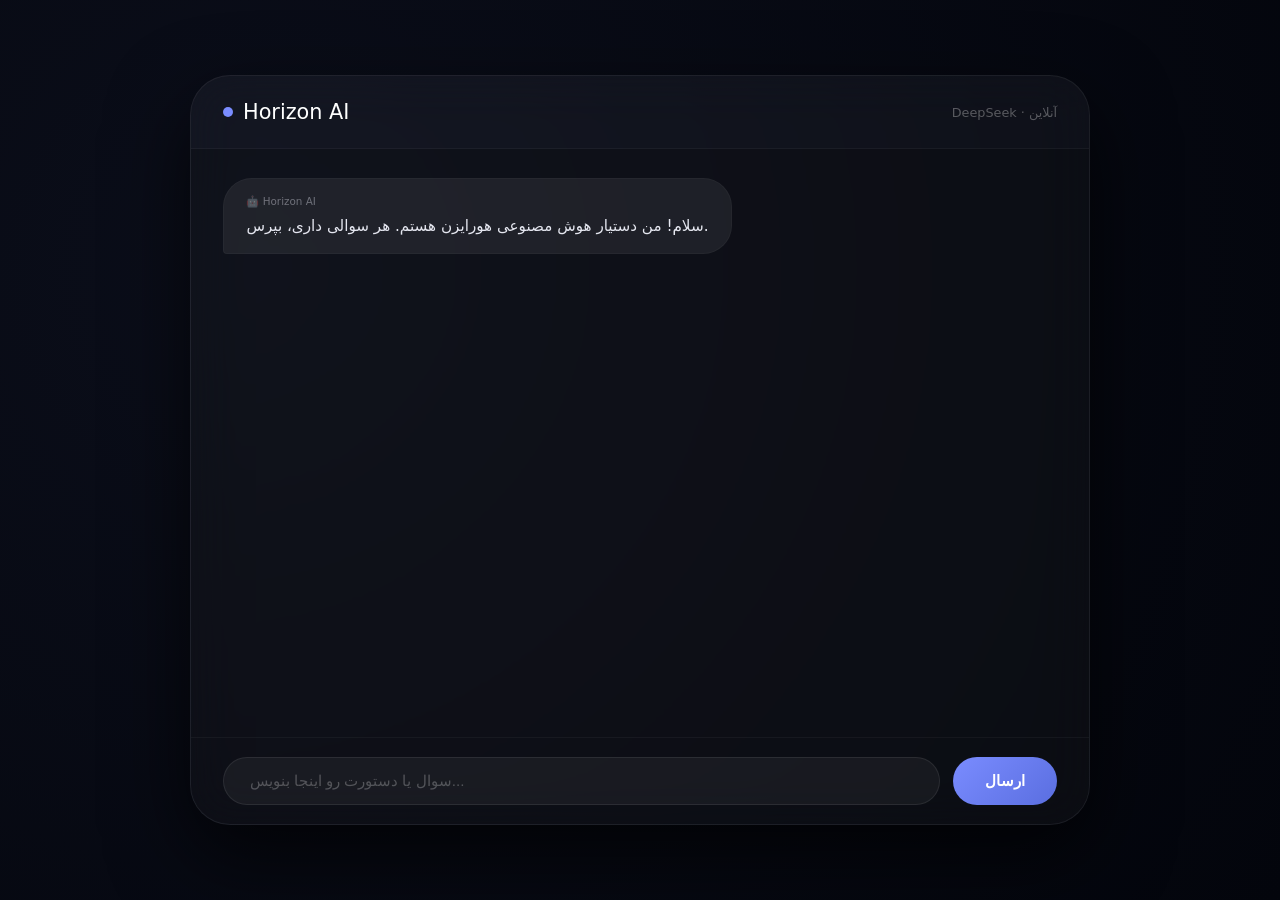
<file: chat.html>
<!DOCTYPE html>
<html lang="fa">
<head>
  <meta charset="UTF-8" />
  <meta name="viewport" content="width=device-width, initial-scale=1.0" />
  <title>Horizon AI Chat</title>
  <style>
    * { margin: 0; padding: 0; box-sizing: border-box; }
    body {
      font-family: system-ui, sans-serif;
      background: radial-gradient(circle at 20% 30%, #0b0e1a, #03050c);
      min-height: 100vh;
      display: flex;
      align-items: center;
      justify-content: center;
      padding: 1.2rem;
    }
    .chat-container {
      max-width: 900px;
      width: 100%;
      height: 90vh;
      max-height: 750px;
      background: rgba(255,255,255,0.04);
      backdrop-filter: blur(24px);
      border: 1px solid rgba(255,255,255,0.06);
      border-radius: 2.5rem;
      display: flex;
      flex-direction: column;
      overflow: hidden;
      box-shadow: 0 30px 80px rgba(0,0,0,0.7);
    }
    .chat-header {
      padding: 1.5rem 2rem;
      border-bottom: 1px solid rgba(255,255,255,0.04);
      display: flex;
      justify-content: space-between;
      align-items: center;
    }
    .chat-header h2 {
      font-size: 1.3rem;
      font-weight: 500;
      color: #fff;
      display: flex;
      align-items: center;
      gap: 10px;
    }
    .chat-header h2 span {
      background: #7a8cff;
      width: 10px;
      height: 10px;
      border-radius: 50%;
      display: inline-block;
      animation: pulse 1.5s infinite;
    }
    @keyframes pulse { 0% { opacity: 0.3; } 50% { opacity: 1; } 100% { opacity: 0.3; } }
    .chat-header small {
      color: rgba(255,255,255,0.3);
      font-size: 0.8rem;
    }
    .messages {
      flex: 1;
      padding: 1.8rem 2rem;
      overflow-y: auto;
      display: flex;
      flex-direction: column;
      gap: 1.2rem;
      background: rgba(0,0,0,0.2);
    }
    .message {
      max-width: 80%;
      padding: 0.9rem 1.4rem;
      border-radius: 1.8rem;
      font-size: 0.95rem;
      line-height: 1.6;
      word-wrap: break-word;
      animation: fadeIn 0.3s ease;
    }
    @keyframes fadeIn { from { opacity: 0; transform: translateY(8px); } to { opacity: 1; transform: translateY(0); } }
    .user {
      align-self: flex-end;
      background: linear-gradient(135deg, #7a8cff, #5a6ee0);
      color: #fff;
      border-bottom-right-radius: 4px;
    }
    .ai {
      align-self: flex-start;
      background: rgba(255,255,255,0.07);
      color: #e5e7f0;
      border-bottom-left-radius: 4px;
      border: 1px solid rgba(255,255,255,0.03);
    }
    .ai .label {
      font-size: 0.65rem;
      opacity: 0.4;
      margin-bottom: 4px;
      display: block;
    }
    .typing-indicator {
      align-self: flex-start;
      background: rgba(255,255,255,0.05);
      padding: 0.8rem 1.6rem;
      border-radius: 2rem;
      display: flex;
      gap: 5px;
      align-items: center;
    }
    .typing-indicator span {
      width: 8px;
      height: 8px;
      background: #7a8cff;
      border-radius: 50%;
      display: inline-block;
      animation: bounce 1.2s infinite;
    }
    .typing-indicator span:nth-child(2) { animation-delay: 0.2s; }
    .typing-indicator span:nth-child(3) { animation-delay: 0.4s; }
    @keyframes bounce { 0%,60%,100% { transform: translateY(0); } 30% { transform: translateY(-8px); } }
    .input-area {
      padding: 1.2rem 2rem;
      border-top: 1px solid rgba(255,255,255,0.04);
      display: flex;
      gap: 0.8rem;
      background: rgba(0,0,0,0.2);
    }
    .input-area input {
      flex: 1;
      background: rgba(255,255,255,0.05);
      border: 1px solid rgba(255,255,255,0.08);
      border-radius: 40px;
      padding: 0.9rem 1.6rem;
      color: #fff;
      font-size: 0.95rem;
      outline: none;
      transition: 0.2s;
    }
    .input-area input:focus { border-color: #7a8cff; background: rgba(255,255,255,0.08); }
    .input-area input::placeholder { color: rgba(255,255,255,0.25); }
    .input-area button {
      background: linear-gradient(135deg, #7a8cff, #5a6ee0);
      border: none;
      border-radius: 40px;
      padding: 0 2rem;
      font-weight: 600;
      color: #fff;
      cursor: pointer;
      transition: 0.2s;
      font-size: 0.95rem;
    }
    .input-area button:hover { transform: scale(1.03); box-shadow: 0 8px 30px rgba(90,110,224,0.3); }
    .input-area button:disabled { opacity: 0.4; cursor: not-allowed; }
    @media (max-width: 600px) {
      .chat-container { border-radius: 1.5rem; height: 95vh; }
      .message { max-width: 90%; font-size: 0.9rem; }
      .input-area { padding: 0.8rem 1rem; flex-wrap: wrap; }
      .input-area input { width: 100%; }
      .input-area button { width: 100%; padding: 0.8rem; }
    }
  </style>
</head>
<body>

<div class="chat-container">
  <div class="chat-header">
    <h2><span></span> Horizon AI</h2>
    <small>DeepSeek · آنلاین</small>
  </div>
  <div class="messages" id="messageBox">
    <div class="message ai">
      <span class="label">🤖 Horizon AI</span>
      سلام! من دستیار هوش مصنوعی هورایزن هستم. هر سوالی داری، بپرس.
    </div>
  </div>
  <div class="input-area">
    <input type="text" id="userInput" placeholder="سوال یا دستورت رو اینجا بنویس..." />
    <button id="sendBtn">ارسال</button>
  </div>
</div>

<script>
  // 🔑 کلید خودت رو اینجا بذار
  const DEEPSEEK_KEY = "sk-YourRealKeyHere"; 

  const messageBox = document.getElementById("messageBox");
  const userInput = document.getElementById("userInput");
  const sendBtn = document.getElementById("sendBtn");

  function addMessage(text, sender) {
    const div = document.createElement("div");
    div.className = `message ${sender}`;
    if (sender === "ai") {
      div.innerHTML = `<span class="label">🤖 Horizon AI</span>${text}`;
    } else {
      div.textContent = text;
    }
    messageBox.appendChild(div);
    messageBox.scrollTop = messageBox.scrollHeight;
  }

  function showTyping() {
    const div = document.createElement("div");
    div.className = "typing-indicator";
    div.id = "typingDots";
    div.innerHTML = "<span></span><span></span><span></span>";
    messageBox.appendChild(div);
    messageBox.scrollTop = messageBox.scrollHeight;
  }

  function hideTyping() {
    const dots = document.getElementById("typingDots");
    if (dots) dots.remove();
  }

  async function sendMessage() {
    const text = userInput.value.trim();
    if (!text) return;

    sendBtn.disabled = true;
    userInput.disabled = true;
    addMessage(text, "user");
    userInput.value = "";
    showTyping();

    try {
      const response = await fetch("https://api.deepseek.com/v1/chat/completions", {
        method: "POST",
        headers: {
          "Content-Type": "application/json",
          "Authorization": `Bearer ${DEEPSEEK_KEY}`
        },
        body: JSON.stringify({
          model: "deepseek-chat",
          messages: [
            { role: "system", content: "تو یک دستیار فارسی‌زبان و حرفه‌ای هستی." },
            { role: "user", content: text }
          ],
          stream: false
        })
      });

      const data = await response.json();
      hideTyping();

      if (data.choices && data.choices[0]) {
        addMessage(data.choices[0].message.content, "ai");
      } else {
        addMessage("خطا: پاسخی دریافت نشد.", "ai");
      }
    } catch (error) {
      hideTyping();
      addMessage("خطا در ارتباط با سرور.", "ai");
      console.error(error);
    }

    sendBtn.disabled = false;
    userInput.disabled = false;
    userInput.focus();
  }

  sendBtn.addEventListener("click", sendMessage);
  userInput.addEventListener("keydown", (e) => {
    if (e.key === "Enter") sendMessage();
  });
</script>

</body>
</html>
</file>
